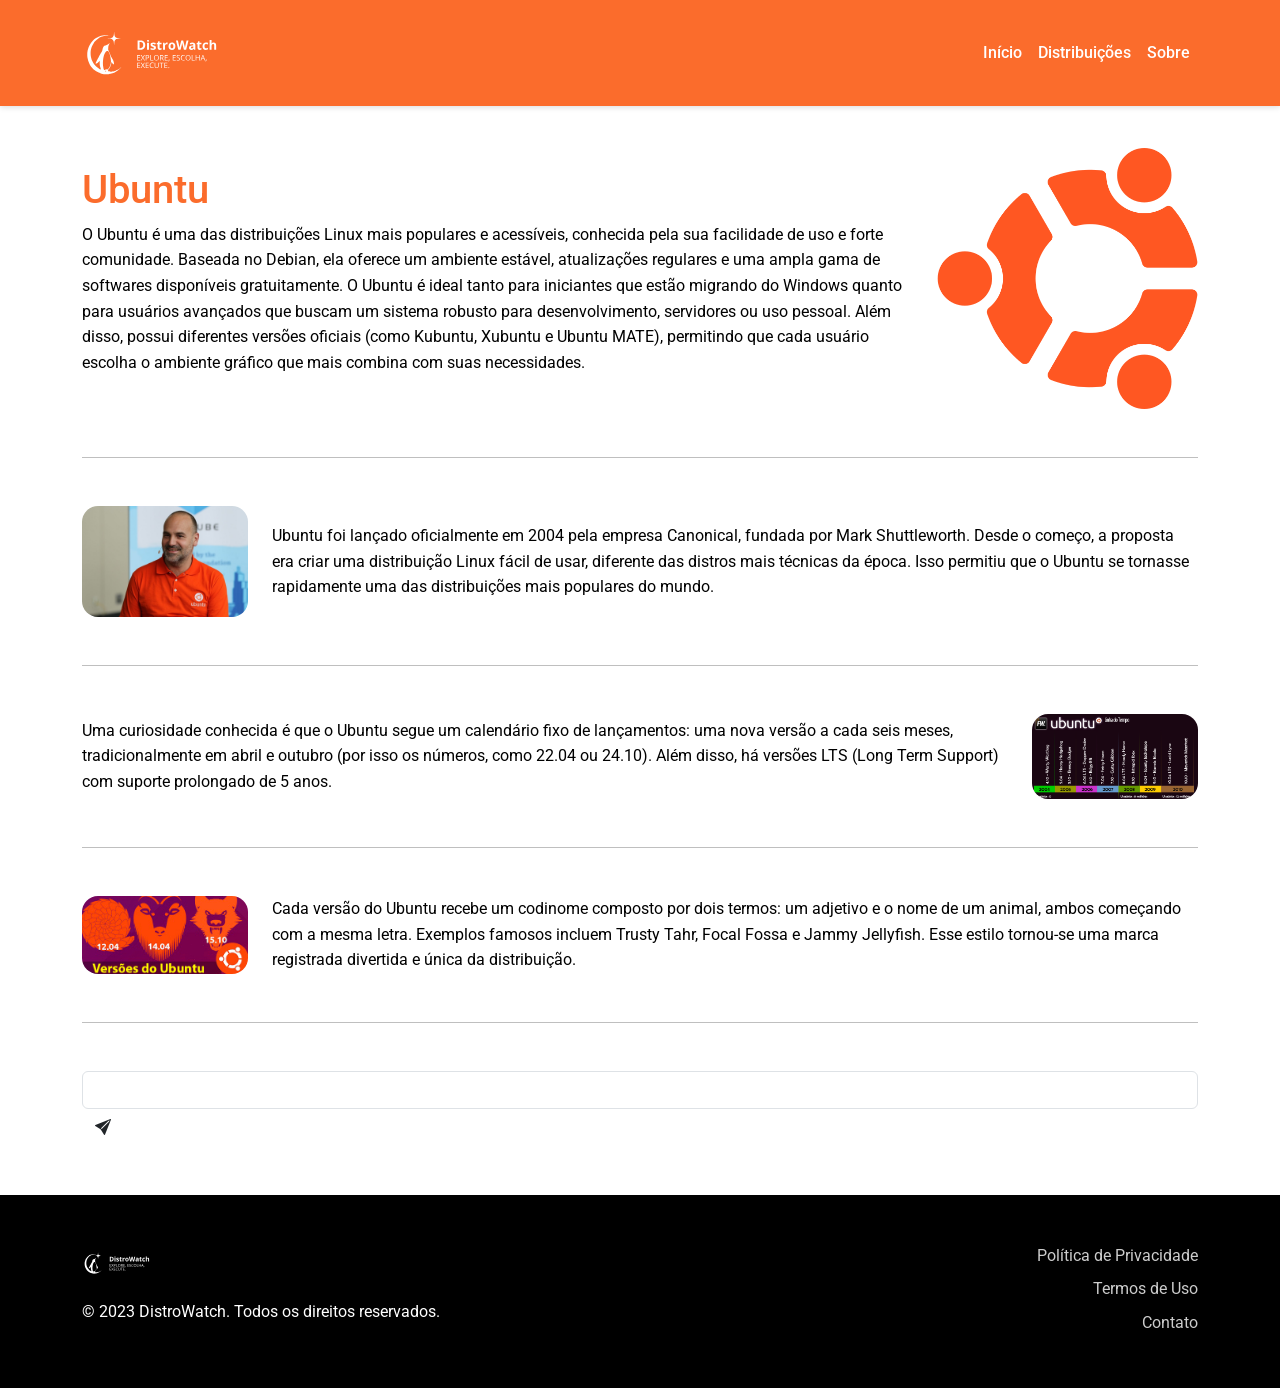
<file: distro.html>
<!DOCTYPE html>
<html lang="pt-br">

<head>
    <meta charset="UTF-8">
    <meta name="viewport" content="width=device-width, initial-scale=1.0">
    <title>DistroWatch - Explore, Escolha, Execute</title>
    <link href="https://cdn.jsdelivr.net/npm/bootstrap@5.3.0/dist/css/bootstrap.min.css" rel="stylesheet">
    <link href="https://fonts.googleapis.com/css2?family=Roboto:wght@300;400;500;700&display=swap" rel="stylesheet">
    <link rel="stylesheet" href="https://cdn.jsdelivr.net/npm/bootstrap-icons@1.11.3/font/bootstrap-icons.min.css">
    <link rel="stylesheet" href="styles.css">
</head>

<body>
    <nav class="navbar navbar-expand-lg navbar-dark">
        <div class="container">
            <a class="navbar-brand" href="index.html">
                <img src="imgs/10.svg" alt="DistroWatch Logo">
            </a>
            <button class="navbar-toggler" type="button" data-bs-toggle="collapse" data-bs-target="#navbarNav">
                <span class="navbar-toggler-icon"></span>
            </button>
            <div class="collapse navbar-collapse" id="navbarNav">
                <ul class="navbar-nav ms-auto">
                    <li class="nav-item">
                        <a class="nav-link active" href="index.html">Início</a>
                    </li>
                    <li class="nav-item">
                        <a class="nav-link" href="resultados.html">Distribuições</a>
                    </li>
                    <li class="nav-item">
                        <a class="nav-link" href="sobre.html">Sobre</a>
                    </li>
                </ul>
            </div>
        </div>
    </nav>

    <main class="container my-5">

        <section class="section">
            <div class="row my-5">
                <div class="col-9 d-flex">
                    <div class="m-auto">
                        <h1 class="laranja">Ubuntu</h1>
                        <p>O Ubuntu é uma das distribuições Linux mais populares e acessíveis,
                            conhecida pela sua facilidade de uso e forte comunidade. Baseada no Debian,
                            ela oferece um ambiente estável, atualizações regulares e uma ampla gama de softwares
                            disponíveis gratuitamente.
                            O Ubuntu é ideal tanto para iniciantes que estão migrando do Windows quanto para usuários
                            avançados que buscam um
                            sistema robusto para desenvolvimento, servidores ou uso pessoal. Além disso, possui
                            diferentes
                            versões oficiais
                            (como Kubuntu, Xubuntu e Ubuntu MATE), permitindo que cada usuário escolha o ambiente
                            gráfico
                            que mais combina com suas necessidades.
                        </p>
                    </div>
                </div>
                <div class="col-3 d-flex">
                    <img src="imgs/ubuntu.png" class="img-fluid w-100 m-auto" alt="Imagem do Ubuntu">
                </div>
            </div>
            <hr>
            <div class="row my-5">
                <div class="col-2">
                    <img src="imgs/ubuntu1.jpg" class="img-fluid w-100 m-auto rounded rounded-4" alt="Imagem do Ubuntu">
                </div>
                <div class="col-10 d-flex">
                    <p class="m-auto">
                        Ubuntu foi lançado oficialmente em 2004 pela empresa Canonical, fundada por Mark Shuttleworth.
                        Desde o começo, a
                        proposta era criar uma distribuição Linux fácil de usar, diferente das distros mais técnicas da
                        época.
                        Isso permitiu que o Ubuntu se tornasse rapidamente uma das distribuições mais populares do
                        mundo.
                    </p>
                </div>
            </div>
            <hr>
            <div class="row my-5">
                <div class="col-10 d-flex">
                    <p class="m-auto">
                        Uma curiosidade conhecida é que o Ubuntu segue um calendário fixo de lançamentos: uma nova
                        versão a cada seis meses,
                        tradicionalmente em abril e outubro (por isso os números, como 22.04 ou 24.10). Além disso, há
                        versões LTS (Long Term Support)
                        com suporte prolongado de 5 anos.
                    </p>
                </div>
                <div class="col-2">
                    <img src="imgs/ubuntu2.webp" class="img-fluid w-100 m-auto rounded rounded-4"
                        alt="Imagem do Ubuntu">
                </div>
            </div>
            <hr>
            <div class="row my-5">
                <div class="col-2">
                    <img src="imgs/ubuntu3.gif" class="img-fluid w-100 m-auto rounded rounded-4" alt="Imagem do Ubuntu">
                </div>
                <div class="col-10 d-flex">
                    <p class="m-auto">
                        Cada versão do Ubuntu recebe um codinome composto por dois termos: um adjetivo e o nome de um
                        animal,
                        ambos começando com a mesma letra. Exemplos famosos incluem Trusty Tahr, Focal Fossa e Jammy
                        Jellyfish.
                        Esse estilo tornou-se uma marca registrada divertida e única da distribuição.
                    </p>
                </div>
            </div>
            <hr>
            <form method="get" class="search-container my-5 w-100 d-none d-lg-block">
                <div class="position-relative">
                    <input type="text" class="form-control"/>
                    <button type="submit" class="btn">
                        <i class="bi bi-send-fill"></i>
                    </button>
                </div>
            </form>
        </section>

    </main>

    <footer class="footer">
        <div class="container">
            <div class="row">
                <div class="col-md-6">
                    <img src="imgs/10.svg" alt="DistroWatch Logo" height="40" class="mb-3">
                    <p>© 2023 DistroWatch. Todos os direitos reservados.</p>
                </div>
                <div class="col-md-6 text-md-end">
                    <a href="#" class="d-block mb-2">Política de Privacidade</a>
                    <a href="#" class="d-block mb-2">Termos de Uso</a>
                    <a href="#" class="d-block">Contato</a>
                </div>
            </div>
        </div>
    </footer>

    <script src="https://cdn.jsdelivr.net/npm/bootstrap@5.3.0/dist/js/bootstrap.bundle.min.js"></script>
</body>

</html>
</file>
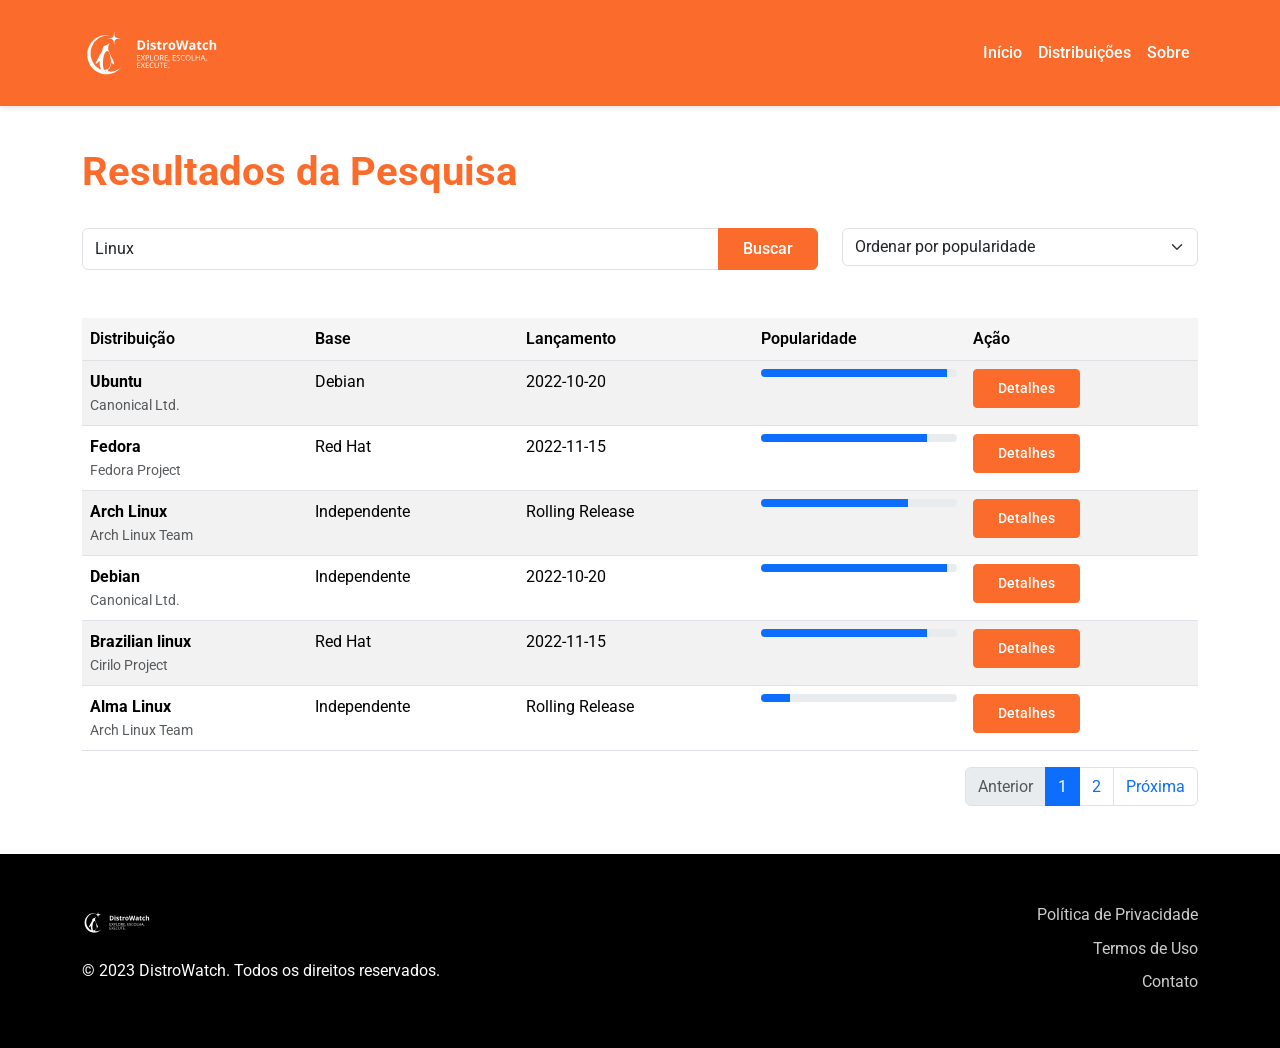
<file: resultados.html>
<!DOCTYPE html>
<html lang="pt-br">
<head>
    <meta charset="UTF-8">
    <meta name="viewport" content="width=device-width, initial-scale=1.0">
    <title>Resultados de Pesquisa - DistroWatch</title>
    <link href="https://cdn.jsdelivr.net/npm/bootstrap@5.3.0/dist/css/bootstrap.min.css" rel="stylesheet">
    <link href="https://fonts.googleapis.com/css2?family=Roboto:wght@300;400;500;700&display=swap" rel="stylesheet">
    <link rel="stylesheet" href="styles.css">
</head>
<body>
    <nav class="navbar navbar-expand-lg navbar-dark">
        <div class="container">
            <a class="navbar-brand" href="index.html">
                <img src="imgs/10.svg" alt="DistroWatch Logo">
            </a>
            <button class="navbar-toggler" type="button" data-bs-toggle="collapse" data-bs-target="#navbarNav">
                <span class="navbar-toggler-icon"></span>
            </button>
            <div class="collapse navbar-collapse" id="navbarNav">
                <ul class="navbar-nav ms-auto">
                    <li class="nav-item">
                        <a class="nav-link" href="index.html">Início</a>
                    </li>
                    <li class="nav-item">
                        <a class="nav-link active" href="resultados.html">Distribuições</a>
                    </li>
                    <li class="nav-item">
                        <a class="nav-link" href="sobre.html">Sobre</a>
                    </li>
                </ul>
            </div>
        </div>
    </nav>

    <section class="search-hero">
        <div class="container my-5">
            <h1 class="section-title laranja">Resultados da Pesquisa</h1>
            <div class="row mb-4">
                <div class="col-md-8">
                    <div class="input-group">
                        <input type="text" class="form-control" placeholder="Buscar distribuição..." value="Linux">
                        <button class="btn btn-primary" type="button">Buscar</button>
                    </div>
                </div>
                <div class="col-md-4">
                    <select class="form-select">
                        <option selected>Ordenar por popularidade</option>
                        <option>Ordenar por alfabeto</option>
                        <option>Ordenar por data de lançamento</option>
                    </select>
                </div>
            </div>
        </div>
    </section>

    <section class="section my-5">
        <div class="container">
            <div class="table-responsive">
                <table class="table table-striped distro-table">
                    <thead>
                        <tr>
                            <th>Distribuição</th>
                            <th>Base</th>
                            <th>Lançamento</th>
                            <th>Popularidade</th>
                            <th>Ação</th>
                        </tr>
                    </thead>
                    <tbody>
                        <tr>
                            <td>
                                <div class="d-flex align-items-center">
                                    <!-- <img src="https://via.placeholder.com/40" alt="Ubuntu" class="me-3"> -->
                                    <div>
                                        <strong>Ubuntu</strong>
                                        <div class="small text-muted">Canonical Ltd.</div>
                                    </div>
                                </div>
                            </td>
                            <td>Debian</td>
                            <td>2022-10-20</td>
                            <td>
                                <div class="progress" style="height: 8px;">
                                    <div class="progress-bar bg-primary" style="width: 95%"></div>
                                </div>
                            </td>
                            <td><a href="#" class="btn btn-sm btn-primary">Detalhes</a></td>
                        </tr>
                        <tr>
                            <td>
                                <div class="d-flex align-items-center">
                                    <!-- <img src="https://via.placeholder.com/40" alt="Fedora" class="me-3"> -->
                                    <div>
                                        <strong>Fedora</strong>
                                        <div class="small text-muted">Fedora Project</div>
                                    </div>
                                </div>
                            </td>
                            <td>Red Hat</td>
                            <td>2022-11-15</td>
                            <td>
                                <div class="progress" style="height: 8px;">
                                    <div class="progress-bar bg-primary" style="width: 85%"></div>
                                </div>
                            </td>
                            <td><a href="#" class="btn btn-sm btn-primary">Detalhes</a></td>
                        </tr>
                        <tr>
                            <td>
                                <div class="d-flex align-items-center">
                                    <!-- <img src="https://via.placeholder.com/40" alt="Arch Linux" class="me-3"> -->
                                    <div>
                                        <strong>Arch Linux</strong>
                                        <div class="small text-muted">Arch Linux Team</div>
                                    </div>
                                </div>
                            </td>
                            <td>Independente</td>
                            <td>Rolling Release</td>
                            <td>
                                <div class="progress" style="height: 8px;">
                                    <div class="progress-bar bg-primary" style="width: 75%"></div>
                                </div>
                            </td>
                            <td><a href="#" class="btn btn-sm btn-primary">Detalhes</a></td>
                        </tr>
                        <tr>
                            <td>
                                <div class="d-flex align-items-center">
                                    <!-- <img src="https://via.placeholder.com/40" alt="Ubuntu" class="me-3"> -->
                                    <div>
                                        <strong>Debian</strong>
                                        <div class="small text-muted">Canonical Ltd.</div>
                                    </div>
                                </div>
                            </td>
                            <td>Independente</td>
                            <td>2022-10-20</td>
                            <td>
                                <div class="progress" style="height: 8px;">
                                    <div class="progress-bar bg-primary" style="width: 95%"></div>
                                </div>
                            </td>
                            <td><a href="#" class="btn btn-sm btn-primary">Detalhes</a></td>
                        </tr>
                        <tr>
                            <td>
                                <div class="d-flex align-items-center">
                                    <!-- <img src="https://via.placeholder.com/40" alt="Fedora" class="me-3"> -->
                                    <div>
                                        <strong>Brazilian linux</strong>
                                        <div class="small text-muted">Cirilo Project</div>
                                    </div>
                                </div>
                            </td>
                            <td>Red Hat</td>
                            <td>2022-11-15</td>
                            <td>
                                <div class="progress" style="height: 8px;">
                                    <div class="progress-bar bg-primary" style="width: 85%"></div>
                                </div>
                            </td>
                            <td><a href="#" class="btn btn-sm btn-primary">Detalhes</a></td>
                        </tr>
                        <tr>
                            <td>
                                <div class="d-flex align-items-center">
                                    <!-- <img src="https://via.placeholder.com/40" alt="Arch Linux" class="me-3"> -->
                                    <div>
                                        <strong>Alma Linux</strong>
                                        <div class="small text-muted">Arch Linux Team</div>
                                    </div>
                                </div>
                            </td>
                            <td>Independente</td>
                            <td>Rolling Release</td>
                            <td>
                                <div class="progress" style="height: 8px;">
                                    <div class="progress-bar bg-primary" style="width: 15%"></div>
                                </div>
                            </td>
                            <td><a href="#" class="btn btn-sm btn-primary">Detalhes</a></td>
                        </tr>
                    </tbody>
                </table>
            </div>

            <nav aria-label="Navegação de páginas">
                <ul class="pagination justify-content-end">
                    <li class="page-item disabled">
                        <a class="page-link" href="#" tabindex="-1">Anterior</a>
                    </li>
                    <li class="page-item active"><a class="page-link" href="#">1</a></li>
                    <li class="page-item"><a class="page-link" href="#">2</a></li>
                    <li class="page-item">
                        <a class="page-link" href="#">Próxima</a>
                    </li>
                </ul>
            </nav>
        </div>
    </section>

    <footer class="footer">
        <div class="container">
            <div class="row">
                <div class="col-md-6">
                    <img src="imgs/10.svg" alt="DistroWatch Logo" height="40" class="mb-3">
                    <p>© 2023 DistroWatch. Todos os direitos reservados.</p>
                </div>
                <div class="col-md-6 text-md-end">
                    <a href="#" class="d-block mb-2">Política de Privacidade</a>
                    <a href="#" class="d-block mb-2">Termos de Uso</a>
                    <a href="#" class="d-block">Contato</a>
                </div>
            </div>
        </div>
    </footer>

    <script src="https://cdn.jsdelivr.net/npm/bootstrap@5.3.0/dist/js/bootstrap.bundle.min.js"></script>
</body>
</html>
</file>
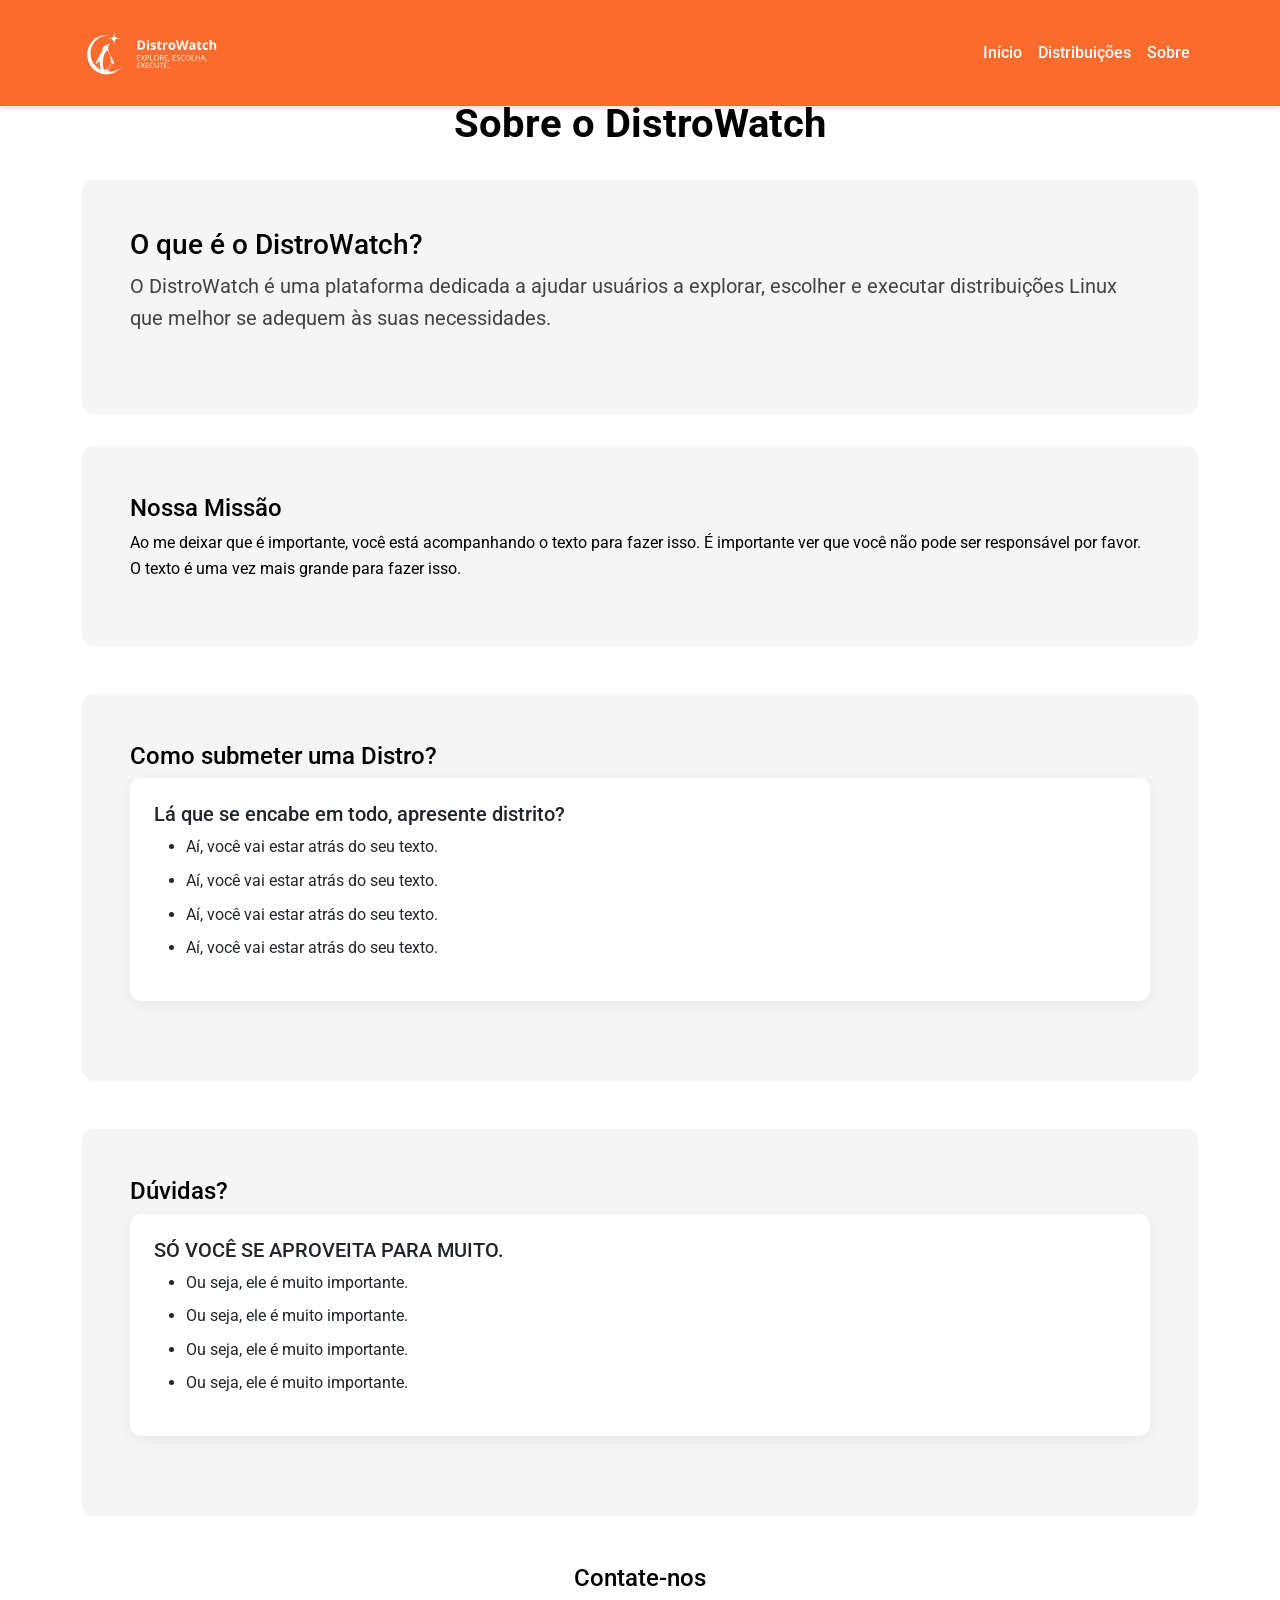
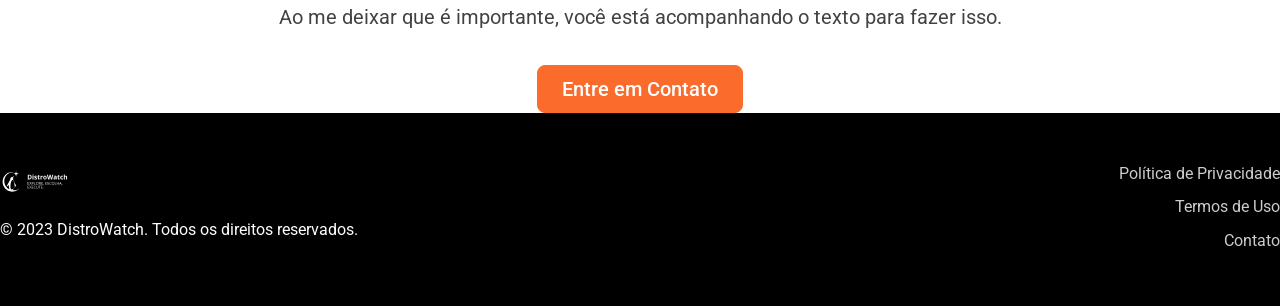
<file: sobre.html>
<!DOCTYPE html>
<html lang="pt-br">

<head>
    <meta charset="UTF-8">
    <meta name="viewport" content="width=device-width, initial-scale=1.0">
    <title>Sobre - DistroWatch</title>
    <link href="https://cdn.jsdelivr.net/npm/bootstrap@5.3.0/dist/css/bootstrap.min.css" rel="stylesheet">
    <link href="https://fonts.googleapis.com/css2?family=Roboto:wght@300;400;500;700&display=swap" rel="stylesheet">
    <link rel="stylesheet" href="styles.css">
</head>

<body>
    <nav class="navbar navbar-expand-lg navbar-dark">
        <div class="container">
            <a class="navbar-brand" href="index.html">
                <img src="imgs/10.svg" alt="DistroWatch Logo">
            </a>
            <button class="navbar-toggler" type="button" data-bs-toggle="collapse" data-bs-target="#navbarNav">
                <span class="navbar-toggler-icon"></span>
            </button>
            <div class="collapse navbar-collapse" id="navbarNav">
                <ul class="navbar-nav ms-auto">
                    <li class="nav-item">
                        <a class="nav-link" href="index.html">Início</a>
                    </li>
                    <li class="nav-item">
                        <a class="nav-link" href="resultados.html">Distribuições</a>
                    </li>
                    <li class="nav-item">
                        <a class="nav-link active" href="sobre.html">Sobre</a>
                    </li>
                </ul>
            </div>
        </div>
    </nav>

    <main class="section container">
        <h1 class="section-title text-center">Sobre o DistroWatch</h1>

        <div class="about-section p-5">
            <h3>O que é o DistroWatch?</h3>
            <p class="lead-text">
                O DistroWatch é uma plataforma dedicada a ajudar usuários a explorar, escolher e executar
                distribuições Linux que melhor se adequem às suas necessidades.
            </p>
        </div>

        <div class="mb-5 p-5 about-section">
            <h4>Nossa Missão</h4>
            <p>
                Ao me deixar que é importante, você está acompanhando o texto para fazer isso. É importante ver
                que você não pode ser responsável por favor. O texto é uma vez mais grande para fazer isso.
            </p>
        </div>

        <div class="mb-5 p-5 about-section">
            <h4>Como submeter uma Distro?</h4>
            <div class="card">
                <div class="card-body">
                    <h5 class="card-title">Lá que se encabe em todo, apresente distrito?</h5>
                    <ul>
                        <li class="mb-2">Aí, você vai estar atrás do seu texto.</li>
                        <li class="mb-2">Aí, você vai estar atrás do seu texto.</li>
                        <li class="mb-2">Aí, você vai estar atrás do seu texto.</li>
                        <li class="mb-2">Aí, você vai estar atrás do seu texto.</li>
                    </ul>
                </div>
            </div>
        </div>

        <div class="mb-5 p-5 about-section">
            <h4>Dúvidas?</h4>
            <div class="card">
                <div class="card-body">
                    <h5 class="card-title">SÓ VOCÊ SE APROVEITA PARA MUITO.</h5>
                    <ul>
                        <li class="mb-2">Ou seja, ele é muito importante.</li>
                        <li class="mb-2">Ou seja, ele é muito importante.</li>
                        <li class="mb-2">Ou seja, ele é muito importante.</li>
                        <li class="mb-2">Ou seja, ele é muito importante.</li>
                    </ul>
                </div>
            </div>
        </div>

        <div class="text-center mt-5">
            <h4>Contate-nos</h4>
            <p class="lead-text">
                Ao me deixar que é importante, você está acompanhando o texto para fazer isso.
            </p>
            <a href="#" class="btn btn-primary btn-lg">Entre em Contato</a>
        </div>
    </main>

    <footer class="footer">
        <div class="row">
            <div class="col-md-6">
                <img src="imgs/10.svg" alt="DistroWatch Logo" height="40" class="mb-3">
                <p>© 2023 DistroWatch. Todos os direitos reservados.</p>
            </div>
            <div class="col-md-6 text-md-end">
                <a href="#" class="d-block mb-2">Política de Privacidade</a>
                <a href="#" class="d-block mb-2">Termos de Uso</a>
                <a href="#" class="d-block">Contato</a>
            </div>
        </div>
    </footer>

    <script src="https://cdn.jsdelivr.net/npm/bootstrap@5.3.0/dist/js/bootstrap.bundle.min.js"></script>
</body>

</html>
</file>
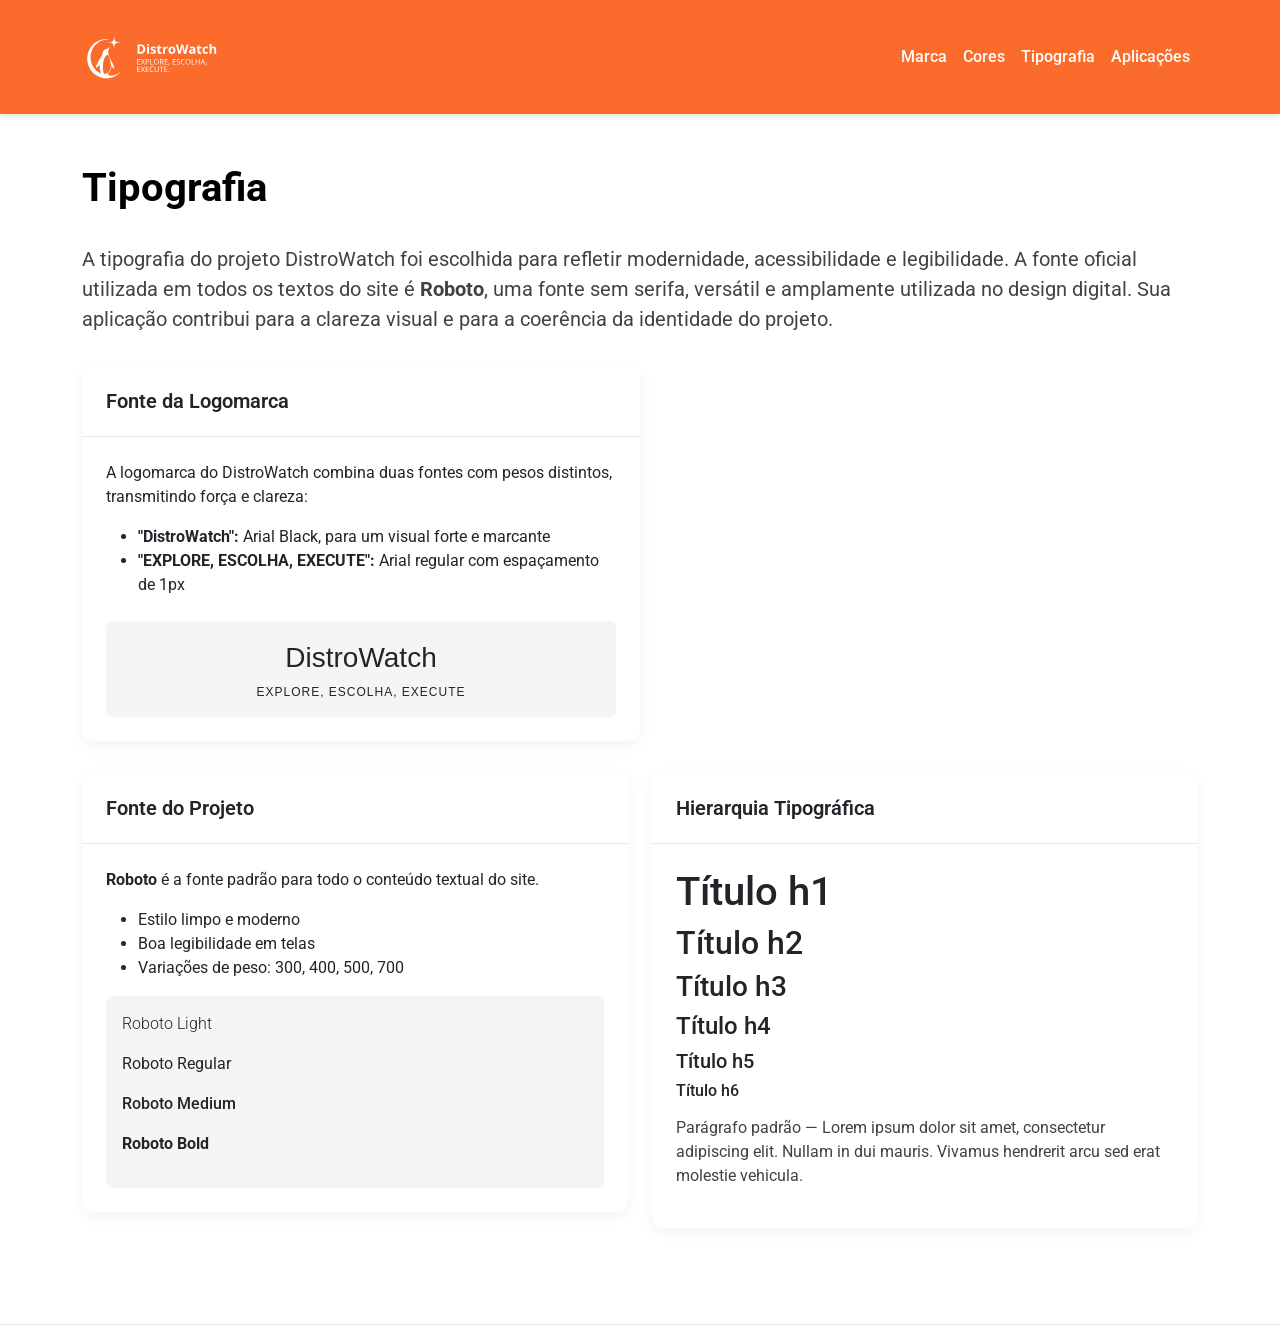
<file: tipografia.html>
<!DOCTYPE html>
<html lang="pt-br">
<head>
  <meta charset="UTF-8" />
  <meta name="viewport" content="width=device-width, initial-scale=1.0"/>
  <title>Tipografia - Manual de Identidade Visual | DistroWatch</title>

  <!-- Bootstrap -->
  <link href="https://cdn.jsdelivr.net/npm/bootstrap@5.3.0/dist/css/bootstrap.min.css" rel="stylesheet" />

  <!-- Fonte Roboto -->
  <link rel="preconnect" href="https://fonts.googleapis.com" />
  <link rel="preconnect" href="https://fonts.gstatic.com" crossorigin />
  <link href="https://fonts.googleapis.com/css2?family=Roboto:wght@300;400;500;700&display=swap" rel="stylesheet" />

  <style>
    :root {
      --primary: #fb6c2c;
      --black: #000000;
      --white: #ffffff;
      --gray-100: #f5f5f5;
      --gray-200: #e9e9e9;
      --gray-300: #dddddd;
      --gray-800: #424242;
    }

    body {
      font-family: "Roboto", sans-serif;
      color: var(--black);
      background-color: var(--white);
      padding-top: 100px;
    }

    .navbar {
      background-color: var(--primary);
      box-shadow: 0 1px 6px rgba(0, 0, 0, 0.15);
      padding: 0.75rem 0;
      position: fixed;
      top: 0;
      width: 100%;
      z-index: 1000;
    }

    .navbar-brand img {
      height: 80px;
      width: auto;
    }

    .navbar .nav-link {
      color: var(--white) !important;
      font-weight: 500;
      padding: 0.5rem 1rem;
    }

    .navbar .nav-link:hover {
      color: #ffd7c3 !important;
    }

    .section {
      padding: 4rem 0;
      border-bottom: 1px solid var(--gray-200);
    }

    .section-title {
      font-size: 2.5rem;
      font-weight: 700;
      margin-bottom: 2rem;
    }

    .lead-text {
      font-size: 1.25rem;
      color: var(--gray-800);
      margin-bottom: 2rem;
    }

    .card {
      border: none;
      border-radius: 12px;
      box-shadow: 0 4px 16px rgba(0, 0, 0, 0.05);
      margin-bottom: 2rem;
    }

    .card-header {
      background-color: var(--white);
      border-bottom: 1px solid var(--gray-200);
      font-size: 1.25rem;
      font-weight: 600;
      padding: 1.25rem 1.5rem;
    }

    .card-body {
      padding: 1.5rem;
    }

    .typography-sample h1,
    .typography-sample h2,
    .typography-sample h3,
    .typography-sample h4,
    .typography-sample h5,
    .typography-sample h6 {
      margin-bottom: 0.5rem;
      font-family: "Roboto", sans-serif;
    }

    .typography-sample p {
      margin-top: 1rem;
      color: var(--gray-800);
    }

    .bg-light-gray {
      background-color: var(--gray-100);
    }
  </style>
</head>
<body>
  <nav class="navbar navbar-expand-lg navbar-dark">
    <div class="container">
      <a class="navbar-brand" href="#">
        <img src="imgs/10.svg" alt="Logo DistroWatch" />
      </a>
      <button class="navbar-toggler" type="button" data-bs-toggle="collapse" data-bs-target="#navbarNav">
        <span class="navbar-toggler-icon"></span>
      </button>
      <div class="collapse navbar-collapse" id="navbarNav">
        <ul class="navbar-nav ms-auto">
          <li class="nav-item">
            <a class="nav-link" href="index.html">Marca</a>
          </li>
          <li class="nav-item">
            <a class="nav-link" href="index.html">Cores</a>
          </li>
          <li class="nav-item">
            <a class="nav-link active" href="tipografia.html">Tipografia</a>
          </li>
          <li class="nav-item">
            <a class="nav-link" href="index.html">Aplicações</a>
          </li>
        </ul>
      </div>
    </div>
  </nav>

  <section id="typography" class="section">
    <div class="container">
      <h2 class="section-title">Tipografia</h2>
      <p class="lead-text">
        A tipografia do projeto DistroWatch foi escolhida para refletir modernidade, acessibilidade e legibilidade.
        A fonte oficial utilizada em todos os textos do site é <strong>Roboto</strong>, uma fonte sem serifa, versátil
        e amplamente utilizada no design digital. Sua aplicação contribui para a clareza visual e para a coerência da identidade do projeto.
      </p>

      <div class="col-md-6">
  <div class="card">
    <div class="card-header">Fonte da Logomarca</div>
    <div class="card-body">
      <p>A logomarca do DistroWatch combina duas fontes com pesos distintos, transmitindo força e clareza:</p>
      <ul>
        <li><strong>"DistroWatch":</strong> Arial Black, para um visual forte e marcante</li>
        <li><strong>"EXPLORE, ESCOLHA, EXECUTE":</strong> Arial regular com espaçamento de 1px</li>
      </ul>
      <div class="mt-4 p-3 bg-light-gray rounded text-center">
        <div style="font-family: 'Arial Black', sans-serif; font-size: 28px;">DistroWatch</div>
        <div style="font-family: Arial, sans-serif; font-size: 12px; letter-spacing: 1px; margin-top: 4px;">EXPLORE, ESCOLHA, EXECUTE</div>
      </div>
    </div>
  </div>
</div>


      <div class="row">
        <div class="col-md-6">
          <div class="card">
            <div class="card-header">Fonte do Projeto</div>
            <div class="card-body">
              <p><strong>Roboto</strong> é a fonte padrão para todo o conteúdo textual do site.</p>
              <ul>
                <li>Estilo limpo e moderno</li>
                <li>Boa legibilidade em telas</li>
                <li>Variações de peso: 300, 400, 500, 700</li>
              </ul>
              <div class="mt-3 p-3 bg-light-gray rounded">
                <p style="font-weight: 300;">Roboto Light</p>
                <p style="font-weight: 400;">Roboto Regular</p>
                <p style="font-weight: 500;">Roboto Medium</p>
                <p style="font-weight: 700;">Roboto Bold</p>
              </div>
            </div>
          </div>
        </div>

        <div class="col-md-6">
          <div class="card">
            <div class="card-header">Hierarquia Tipográfica</div>
            <div class="card-body">
              <div class="typography-sample">
                <h1>Título h1</h1>
                <h2>Título h2</h2>
                <h3>Título h3</h3>
                <h4>Título h4</h4>
                <h5>Título h5</h5>
                <h6>Título h6</h6>
                <p>
                  Parágrafo padrão — Lorem ipsum dolor sit amet, consectetur adipiscing elit. Nullam in dui mauris. Vivamus hendrerit arcu sed erat molestie vehicula.
                </p>
              </div>
            </div>
          </div>
        </div>
      </div>

    </div>
  </section>

  <script src="https://cdn.jsdelivr.net/npm/bootstrap@5.3.0/dist/js/bootstrap.bundle.min.js"></script>
</body>
</html>
</file>
<file: styles.css>
:root {
    --primary: #fb6c2c;
    --black: #000000;
    --white: #ffffff;
    --gray-100: #f5f5f5;
    --gray-200: #e9e9e9;
    --gray-300: #dddddd;
    --gray-800: #424242;
}

body {
    font-family: 'Roboto', -apple-system, BlinkMacSystemFont, 'Segoe UI', sans-serif;
    color: var(--black);
    line-height: 1.6;
    background-color: var(--white);
    padding-top: 100px;
}

.laranja {
    color: var(--primary);
}

.fundo-laranja {
    background-color: var(--primary);
}

.navbar {
    background-color: var(--primary);
    box-shadow: 0 1px 6px rgba(0, 0, 0, 0.15);
    position: fixed;
    top: 0;
    width: 100%;
    z-index: 1000;
}

.navbar-brand img {
    height: 80px;
    width: auto;
}

.navbar .nav-link {
    color: var(--white) !important;
    font-weight: 500;
    padding: 0.5rem 1rem;
}

.navbar .nav-link:hover {
    color: #ffd7c3 !important;
}

.hero {
    background-color: var(--primary);
    color: var(--white);
    margin-top: -20px;
}

.hero h1 {
    font-weight: 700;
    font-size: 3rem;
    margin-bottom: 1rem;
}

.hero p {
    font-size: 1.25rem;
    opacity: 0.9;
    margin-bottom: 0;
}

.section-title {
    font-size: 2.5rem;
    font-weight: 700;
    margin-bottom: 2rem;
}

.lead-text {
    font-size: 1.25rem;
    color: var(--gray-800);
    margin-bottom: 2rem;
}

.card {
    border: none;
    border-radius: 12px;
    box-shadow: 0 4px 16px rgba(0, 0, 0, 0.05);
    margin-bottom: 2rem;
    transition: transform 0.3s ease;
}

.card:hover {
    transform: translateY(-5px);
}

.card-header {
    background-color: var(--white);
    border-bottom: 1px solid var(--gray-200);
    font-size: 1.25rem;
    font-weight: 600;
    padding: 1.25rem 1.5rem;
}

.card-body {
    padding: 1.5rem;
}

.color-swatch {
    width: 100%;
    height: 120px;
    border-radius: 8px;
    margin-bottom: 1rem;
    display: flex;
    align-items: flex-end;
    padding: 1rem;
    color: var(--white);
    font-weight: 500;
}

.typography-sample {
    margin-bottom: 2rem;
}

.typography-sample h1,
.typography-sample h2,
.typography-sample h3,
.typography-sample h4,
.typography-sample h5,
.typography-sample h6 {
    margin-bottom: 0.5rem;
}

.typography-sample p {
    margin-bottom: 1.5rem;
}

.logo-preview {
    background-color: var(--gray-100);
    padding: 2rem;
    border-radius: 8px;
    text-align: center;
    margin-bottom: 1.5rem;
}

.logo-dark-bg {
    background-color: var(--black);
    padding: 2rem;
    border-radius: 8px;
    text-align: center;
    margin-bottom: 1.5rem;
}

.footer {
    background-color: var(--black);
    color: var(--white);
    padding: 3rem 0;
}

.footer a {
    color: var(--white);
    opacity: 0.8;
    text-decoration: none;
}

.footer a:hover {
    opacity: 1;
    text-decoration: underline;
}

.logo-grid {
    display: grid;
    grid-template-columns: repeat(auto-fill, minmax(300px, 1fr));
    gap: 2rem;
}

.code-sample {
    background-color: var(--black);
    color: var(--white);
    padding: 1.5rem;
    border-radius: 8px;
    font-family: 'Courier New', monospace;
    font-size: 0.9rem;
    overflow-x: auto;
}

.btn-primary {
    background-color: var(--primary);
    border-color: var(--primary);
    padding: 0.5rem 1.5rem;
    font-weight: 500;
}

.btn-primary:hover {
    background-color: #e05d24;
    border-color: #e05d24;
}

.text-primary {
    color: var(--primary) !important;
}

.bg-light-gray {
    background-color: var(--gray-100);
}

/* Novos estilos para as páginas */
.distro-card img {
    height: 120px;
    object-fit: contain;
    margin-bottom: 1rem;
}

.news-item {
    border-bottom: 1px solid var(--gray-200);
    padding: 1.5rem 0;
}

.news-item:last-child {
    border-bottom: none;
}

.distro-table th {
    background-color: var(--gray-100);
    font-weight: 600;
}

.feature-icon {
    width: 60px;
    height: 60px;
    background-color: var(--primary);
    border-radius: 50%;
    display: flex;
    align-items: center;
    justify-content: center;
    margin: 0 auto 1rem;
    color: white;
    font-size: 1.5rem;
}

.news-content {
    line-height: 1.8;
}

.news-meta {
    color: var(--gray-800);
    font-size: 0.9rem;
    margin-bottom: 1rem;
}

.about-section {
    background-color: var(--gray-100);
    padding: 3rem 0;
    border-radius: 12px;
    margin-bottom: 2rem;
}

.hero {
    height: 400px;
}

.bi-2 {
    font-size: 2.5em;
    color: black;
}

body::-webkit-scrollbar {
    display: none;
}
</file>
